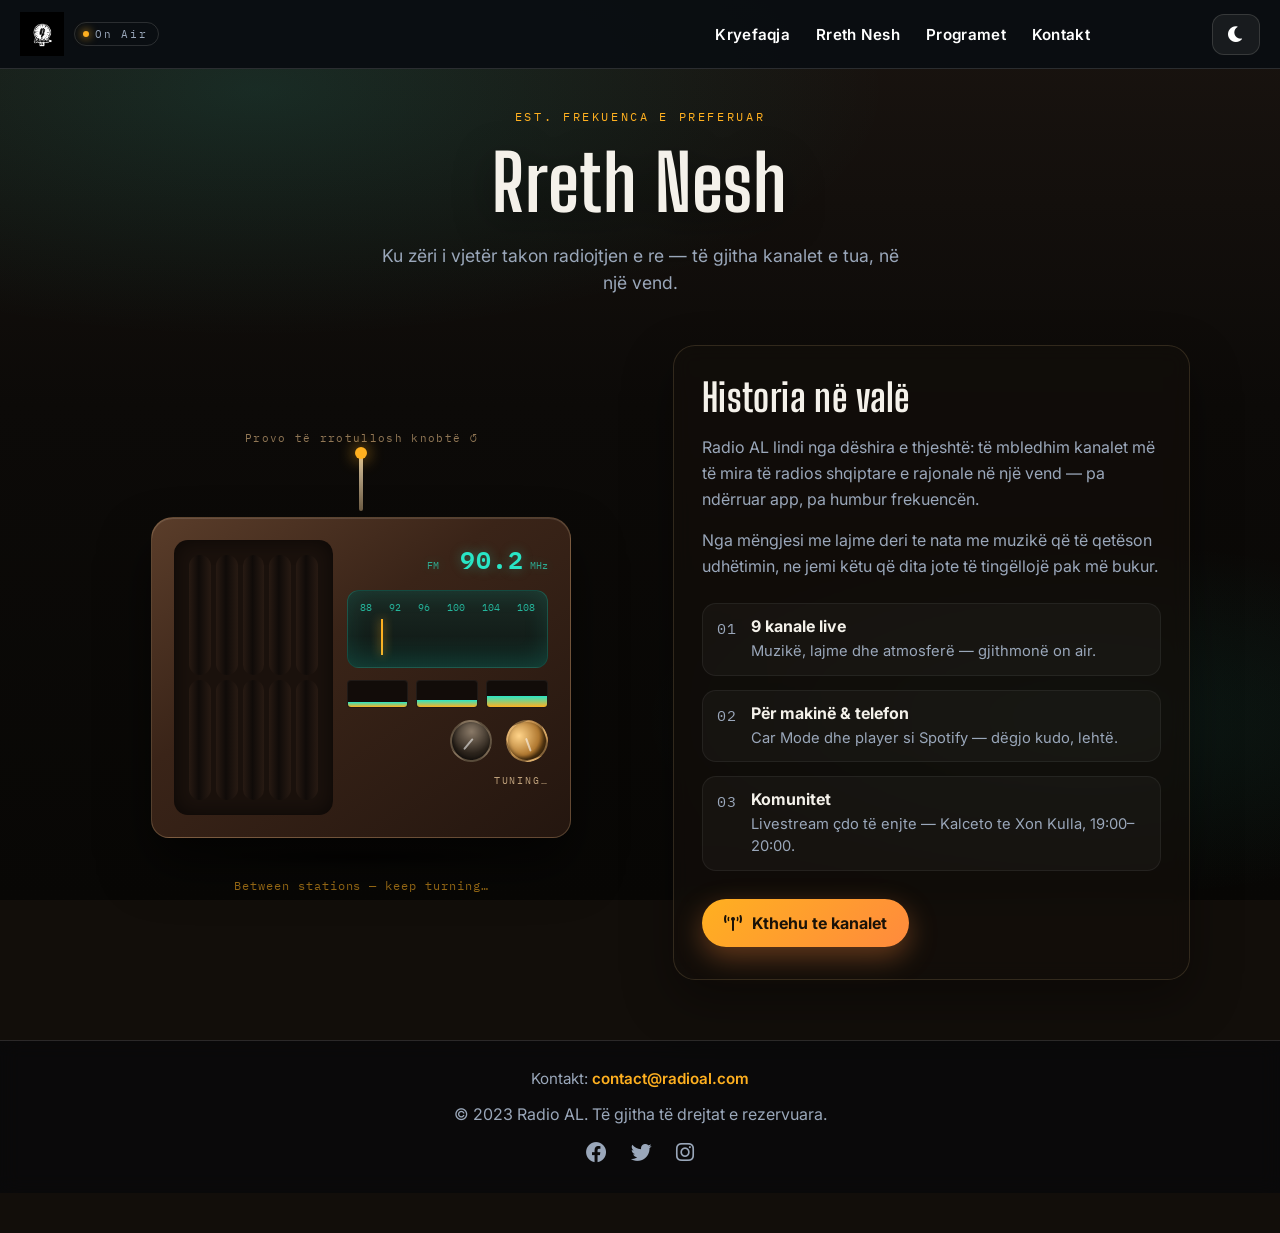
<file: about.html>
<!DOCTYPE html>
<html lang="sq">
<head>
    <meta charset="UTF-8">
    <meta name="viewport" content="width=device-width, initial-scale=1.0">
    <title>Rreth Nesh — Radio AL</title>
    <meta name="description" content="Historia e Radio AL — radioja juaj e preferuar, me muzikë dhe informacion.">
    <meta name="theme-color" content="#0f172a">
    <link rel="apple-touch-icon" href="icon-192x192.png">
    <link rel="icon" type="image/png" sizes="192x192" href="icon-192x192.png">
    <link rel="manifest" href="manifest.json">
    <link rel="stylesheet" href="styles.css">
    <link rel="stylesheet" href="about.css">
    <link rel="preconnect" href="https://fonts.googleapis.com">
    <link rel="preconnect" href="https://fonts.gstatic.com" crossorigin>
    <link href="https://fonts.googleapis.com/css2?family=Big+Shoulders+Display:wght@600;700;800&family=Inter:wght@400;500;600&family=IBM+Plex+Mono:wght@400;500;600&display=swap" rel="stylesheet">
    <link rel="stylesheet" href="https://cdnjs.cloudflare.com/ajax/libs/font-awesome/6.0.0-beta3/css/all.min.css">
</head>
<body class="about-page">
    <div class="about-ambient" aria-hidden="true">
        <span class="about-wave about-wave-1"></span>
        <span class="about-wave about-wave-2"></span>
        <span class="about-wave about-wave-3"></span>
    </div>

    <header>
        <a class="logo" href="index.html">
            <img src="Radio.png" alt="Radio AL Logo">
            <span class="logo-tag">On Air</span>
        </a>
        <div class="header-controls">
            <button id="dark-mode-toggle" class="dark-mode-toggle" title="Dark Mode" aria-label="Dark Mode">
                <i class="fas fa-moon"></i>
            </button>
            <button class="hamburger" aria-label="Open menu" aria-expanded="false" aria-controls="nav-menu">
                <span class="hamburger-line"></span>
                <span class="hamburger-line"></span>
                <span class="hamburger-line"></span>
            </button>
        </div>
    </header>
    <div id="nav-backdrop" class="nav-backdrop" hidden></div>
    <nav class="nav-menu" id="nav-menu" aria-hidden="true">
        <ul>
            <li><a href="index.html">Kryefaqja</a></li>
            <li><a href="about.html" aria-current="page">Rreth Nesh</a></li>
            <li><a href="programs.html">Programet</a></li>
            <li><a href="index.html#contact">Kontakt</a></li>
        </ul>
    </nav>

    <main class="about-main">
        <section class="about-hero">
            <p class="about-kicker">Est. frekuenca e preferuar</p>
            <h1>Rreth Nesh</h1>
            <p class="about-lead">Ku zëri i vjetër takon radiojtjen e re — të gjitha kanalet e tua, në një vend.</p>
        </section>

        <section class="about-showcase">
            <div class="vintage-radio" id="vintage-radio">
                <p class="vr-hint">Provo të rrotullosh knobtë ↺</p>
                <div class="vr-antenna"></div>
                <div class="vr-body">
                    <div class="vr-grille">
                        <span></span><span></span><span></span><span></span><span></span>
                        <span></span><span></span><span></span><span></span><span></span>
                    </div>
                    <div class="vr-panel">
                        <div class="vr-freq-readout" aria-live="polite">
                            <span class="vr-freq-label">FM</span>
                            <span id="vr-freq-value" class="vr-freq-value">96.3</span>
                            <span class="vr-freq-unit">MHz</span>
                        </div>
                        <div class="vr-dial">
                            <div class="vr-scale">
                                <span>88</span><span>92</span><span>96</span><span>100</span><span>104</span><span>108</span>
                            </div>
                            <div class="vr-needle" id="vr-needle"></div>
                            <div class="vr-glow"></div>
                        </div>
                        <div class="vr-meters">
                            <div class="vr-meter"><i></i></div>
                            <div class="vr-meter"><i></i></div>
                            <div class="vr-meter"><i></i></div>
                        </div>
                        <div class="vr-knobs">
                            <button type="button" class="vr-knob" id="vr-knob-tune" aria-label="Tune frequency" style="--rot: 40deg"></button>
                            <button type="button" class="vr-knob vr-knob-gold" id="vr-knob-fx" aria-label="Effects" style="--rot: -20deg"></button>
                        </div>
                        <div class="vr-badge" id="vr-badge">RADIO AL · FM</div>
                    </div>
                </div>
                <div class="vr-shadow"></div>
                <p id="vr-station-hint" class="vr-station-hint">Tune the dial…</p>
            </div>

            <article class="about-story">
                <h2>Historia në valë</h2>
                <p>
                    Radio AL lindi nga dëshira e thjeshtë: të mbledhim kanalet më të mira të radios
                    shqiptare e rajonale në një vend — pa ndërruar app, pa humbur frekuencën.
                </p>
                <p>
                    Nga mëngjesi me lajme deri te nata me muzikë që të qetëson udhëtimin,
                    ne jemi këtu që dita jote të tingëllojë pak më bukur.
                </p>
                <ul class="about-points">
                    <li>
                        <span class="about-point-num">01</span>
                        <div>
                            <strong>9 kanale live</strong>
                            <span>Muzikë, lajme dhe atmosferë — gjithmonë on air.</span>
                        </div>
                    </li>
                    <li>
                        <span class="about-point-num">02</span>
                        <div>
                            <strong>Për makinë &amp; telefon</strong>
                            <span>Car Mode dhe player si Spotify — dëgjo kudo, lehtë.</span>
                        </div>
                    </li>
                    <li>
                        <span class="about-point-num">03</span>
                        <div>
                            <strong>Komunitet</strong>
                            <span>Livestream çdo të enjte — Kalceto te Xon Kulla, 19:00–20:00.</span>
                        </div>
                    </li>
                </ul>
                <a class="about-cta" href="index.html#channels">
                    <i class="fas fa-broadcast-tower"></i>
                    Kthehu te kanalet
                </a>
            </article>
        </section>
    </main>

    <footer id="contact">
        <p class="footer-contact">
            Kontakt: <a href="mailto:contact@radioal.com">contact@radioal.com</a>
        </p>
        <p>&copy; 2023 Radio AL. Të gjitha të drejtat e rezervuara.</p>
        <div class="social-icons">
            <a href="#"><i class="fab fa-facebook"></i></a>
            <a href="#"><i class="fab fa-twitter"></i></a>
            <a href="#"><i class="fab fa-instagram"></i></a>
        </div>
    </footer>

    <script src="about.js"></script>
</body>
</html>
</file>
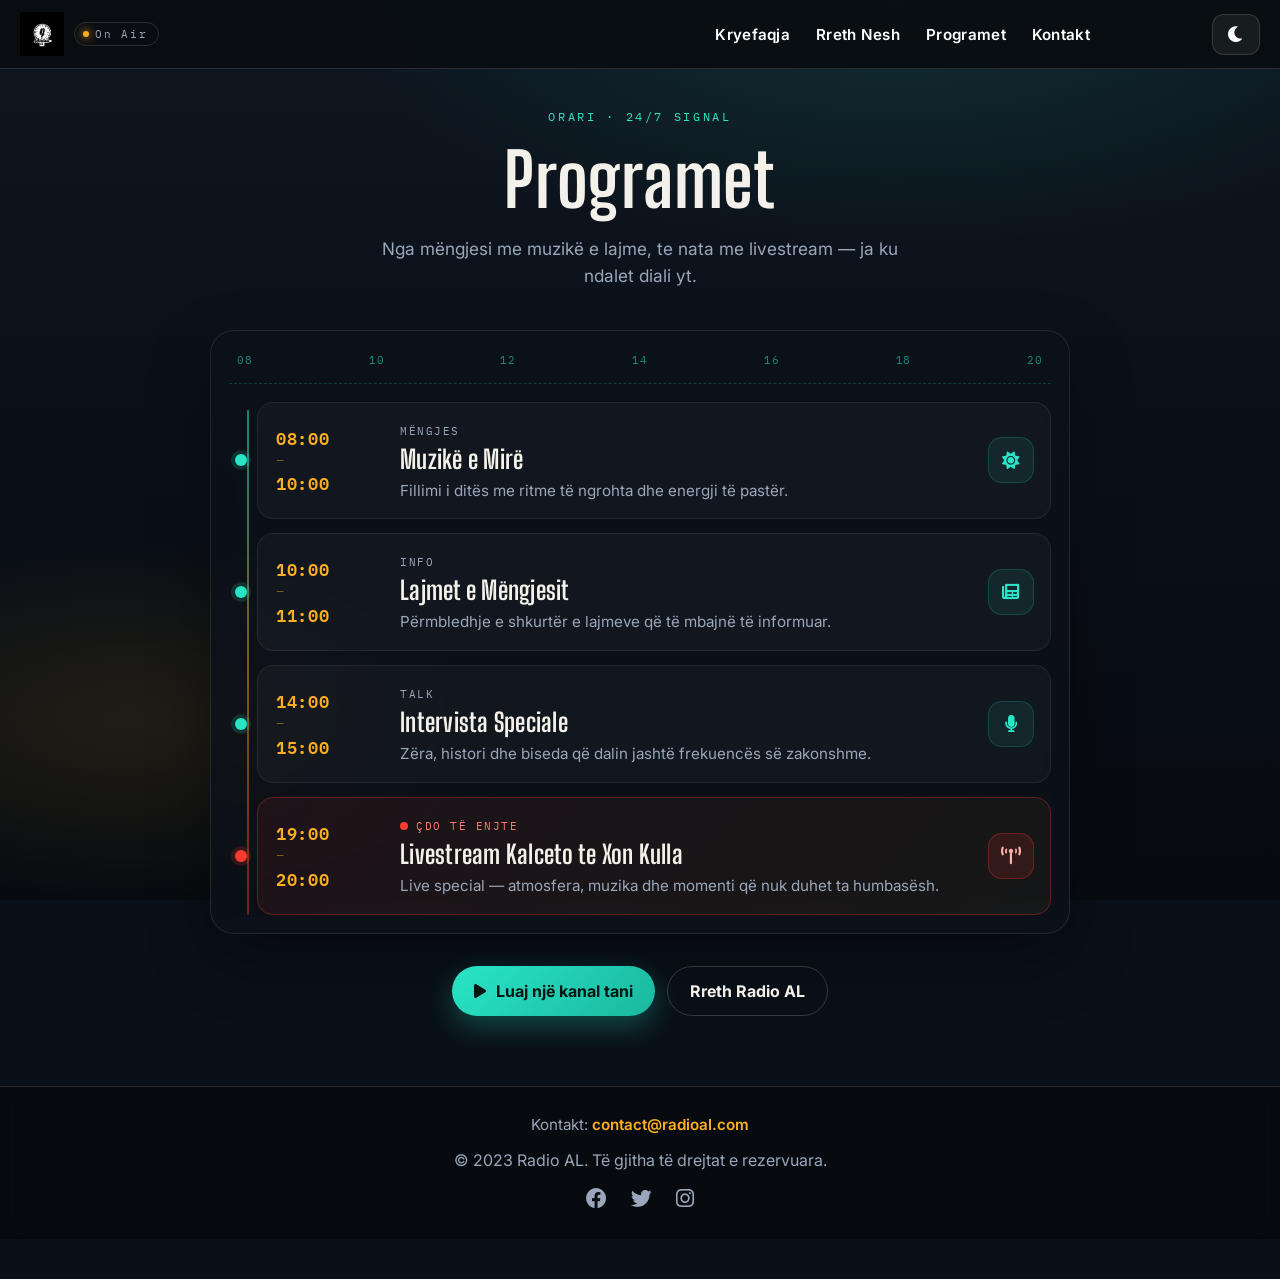
<file: programs.html>
<!DOCTYPE html>
<html lang="sq">
<head>
    <meta charset="UTF-8">
    <meta name="viewport" content="width=device-width, initial-scale=1.0">
    <title>Programet — Radio AL</title>
    <meta name="description" content="Orari i Radio AL — muzikë, lajme, intervista dhe livestream çdo të enjte.">
    <meta name="theme-color" content="#0f172a">
    <link rel="apple-touch-icon" href="icon-192x192.png">
    <link rel="icon" type="image/png" sizes="192x192" href="icon-192x192.png">
    <link rel="manifest" href="manifest.json">
    <link rel="stylesheet" href="styles.css">
    <link rel="stylesheet" href="programs.css">
    <link rel="preconnect" href="https://fonts.googleapis.com">
    <link rel="preconnect" href="https://fonts.gstatic.com" crossorigin>
    <link href="https://fonts.googleapis.com/css2?family=Big+Shoulders+Display:wght@600;700;800&family=Inter:wght@400;500;600&family=IBM+Plex+Mono:wght@400;500;600&display=swap" rel="stylesheet">
    <link rel="stylesheet" href="https://cdnjs.cloudflare.com/ajax/libs/font-awesome/6.0.0-beta3/css/all.min.css">
</head>
<body class="programs-page">
    <div class="programs-ambient" aria-hidden="true">
        <span class="programs-tick"></span>
        <span class="programs-tick programs-tick-2"></span>
    </div>

    <header>
        <a class="logo" href="index.html">
            <img src="Radio.png" alt="Radio AL Logo">
            <span class="logo-tag">On Air</span>
        </a>
        <div class="header-controls">
            <button id="dark-mode-toggle" class="dark-mode-toggle" title="Dark Mode" aria-label="Dark Mode">
                <i class="fas fa-moon"></i>
            </button>
            <button class="hamburger" aria-label="Open menu" aria-expanded="false" aria-controls="nav-menu">
                <span class="hamburger-line"></span>
                <span class="hamburger-line"></span>
                <span class="hamburger-line"></span>
            </button>
        </div>
    </header>
    <div id="nav-backdrop" class="nav-backdrop" hidden></div>
    <nav class="nav-menu" id="nav-menu" aria-hidden="true">
        <ul>
            <li><a href="index.html">Kryefaqja</a></li>
            <li><a href="about.html">Rreth Nesh</a></li>
            <li><a href="programs.html" aria-current="page">Programet</a></li>
            <li><a href="index.html#contact">Kontakt</a></li>
        </ul>
    </nav>

    <main class="programs-main">
        <section class="programs-hero">
            <p class="programs-kicker">Orari · 24/7 signal</p>
            <h1>Programet</h1>
            <p class="programs-lead">Nga mëngjesi me muzikë e lajme, te nata me livestream — ja ku ndalet diali yt.</p>
        </section>

        <section class="programs-board" aria-label="Orari i programeve">
            <div class="programs-ruler" aria-hidden="true">
                <span>08</span><span>10</span><span>12</span><span>14</span><span>16</span><span>18</span><span>20</span>
            </div>

            <ol class="schedule">
                <li class="schedule-card" style="--i: 0">
                    <div class="schedule-time">
                        <span class="schedule-clock">08:00</span>
                        <span class="schedule-sep">–</span>
                        <span class="schedule-clock">10:00</span>
                    </div>
                    <div class="schedule-body">
                        <span class="schedule-tag">Mëngjes</span>
                        <h2>Muzikë e Mirë</h2>
                        <p>Fillimi i ditës me ritme të ngrohta dhe energji të pastër.</p>
                    </div>
                    <div class="schedule-icon" aria-hidden="true"><i class="fas fa-sun"></i></div>
                </li>

                <li class="schedule-card" style="--i: 1">
                    <div class="schedule-time">
                        <span class="schedule-clock">10:00</span>
                        <span class="schedule-sep">–</span>
                        <span class="schedule-clock">11:00</span>
                    </div>
                    <div class="schedule-body">
                        <span class="schedule-tag">Info</span>
                        <h2>Lajmet e Mëngjesit</h2>
                        <p>Përmbledhje e shkurtër e lajmeve që të mbajnë të informuar.</p>
                    </div>
                    <div class="schedule-icon" aria-hidden="true"><i class="fas fa-newspaper"></i></div>
                </li>

                <li class="schedule-card" style="--i: 2">
                    <div class="schedule-time">
                        <span class="schedule-clock">14:00</span>
                        <span class="schedule-sep">–</span>
                        <span class="schedule-clock">15:00</span>
                    </div>
                    <div class="schedule-body">
                        <span class="schedule-tag">Talk</span>
                        <h2>Intervista Speciale</h2>
                        <p>Zëra, histori dhe biseda që dalin jashtë frekuencës së zakonshme.</p>
                    </div>
                    <div class="schedule-icon" aria-hidden="true"><i class="fas fa-microphone"></i></div>
                </li>

                <li class="schedule-card schedule-card-live" style="--i: 3">
                    <div class="schedule-time">
                        <span class="schedule-clock">19:00</span>
                        <span class="schedule-sep">–</span>
                        <span class="schedule-clock">20:00</span>
                    </div>
                    <div class="schedule-body">
                        <span class="schedule-tag schedule-tag-live">
                            <span class="live-dot"></span> Çdo të enjte
                        </span>
                        <h2>Livestream Kalceto te Xon Kulla</h2>
                        <p>Live special — atmosfera, muzika dhe momenti që nuk duhet ta humbasësh.</p>
                    </div>
                    <div class="schedule-icon" aria-hidden="true"><i class="fas fa-broadcast-tower"></i></div>
                </li>
            </ol>
        </section>

        <div class="programs-cta-row">
            <a class="programs-cta" href="index.html#channels">
                <i class="fas fa-play"></i>
                Luaj një kanal tani
            </a>
            <a class="programs-cta programs-cta-ghost" href="about.html">
                Rreth Radio AL
            </a>
        </div>
    </main>

    <footer id="contact">
        <p class="footer-contact">
            Kontakt: <a href="mailto:contact@radioal.com">contact@radioal.com</a>
        </p>
        <p>&copy; 2023 Radio AL. Të gjitha të drejtat e rezervuara.</p>
        <div class="social-icons">
            <a href="#"><i class="fab fa-facebook"></i></a>
            <a href="#"><i class="fab fa-twitter"></i></a>
            <a href="#"><i class="fab fa-instagram"></i></a>
        </div>
    </footer>

    <script src="about.js"></script>
</body>
</html>
</file>
<file: styles.css>
/* =========================================================
   RADIO AL — "Tuning Dial" design system
   Signature: FM-tuner dial motif carried through hero,
   channel presets and the sticky LCD-style player.
   ========================================================= */

:root {
    --ink: #0a0e12;
    --ink-deep: #05070a;
    --panel: #131b24;
    --panel-light: rgba(19, 27, 36, 0.62);
    --signal: #ffb020;
    --signal-deep: #ff8a3d;
    --freq: #29e5c6;
    --live: #ff3b30;
    --paper: #f4f1ea;
    --mist: #9aa7ba;
    --mist-dim: rgba(154, 167, 186, 0.6);
    --line: rgba(244, 241, 234, 0.14);

    --font-display: 'Big Shoulders Display', 'Poppins', sans-serif;
    --font-body: 'Inter', 'Poppins', sans-serif;
    --font-mono: 'IBM Plex Mono', 'Space Mono', monospace;
}

* {
    box-sizing: border-box;
}

body {
    font-family: var(--font-body);
    margin: 0;
    padding: 0;
    padding-bottom: 88px;
    background-color: var(--ink);
    background-image: url('dj-background.png');
    background-size: cover;
    background-position: center;
    background-repeat: no-repeat;
    background-attachment: fixed;
    color: var(--paper);
    position: relative;
    -webkit-font-smoothing: antialiased;
}

body::before {
    content: '';
    position: fixed;
    inset: 0;
    background:
        radial-gradient(120% 60% at 50% 0%, rgba(255, 176, 32, 0.10) 0%, rgba(10, 14, 18, 0) 55%),
        linear-gradient(180deg, rgba(6, 9, 13, 0.62) 0%, rgba(6, 9, 13, 0.74) 45%, rgba(6, 9, 13, 0.88) 100%);
    pointer-events: none;
    z-index: 0;
}

body > *:not(header):not(.loader):not(.car-mode):not(#audio-player):not(.spotify-now):not(.admin-live-toggle):not(.nav-backdrop):not(.nav-menu):not(.pwa-install):not(.alarm-modal):not(.alarm-toast):not(.nickname-modal):not(.station-intro) {
    position: relative;
    z-index: 1;
}

/* Howler injects <audio> nodes — keep them out of layout */
audio {
    position: absolute !important;
    width: 0 !important;
    height: 0 !important;
    opacity: 0 !important;
    pointer-events: none !important;
}

#audio-player,
.car-mode,
.spotify-now,
.loader,
.admin-live-toggle {
    z-index: 1000;
}

h1, h2, h3 {
    font-family: var(--font-display);
    letter-spacing: 0.01em;
}

a { color: inherit; }

/* Focus visibility (accessibility) */
a:focus-visible,
button:focus-visible,
input:focus-visible {
    outline: 2px solid var(--freq);
    outline-offset: 3px;
    border-radius: 4px;
}

@media (prefers-reduced-motion: reduce) {
    *, *::before, *::after {
        animation-duration: 0.001ms !important;
        animation-iteration-count: 1 !important;
        transition-duration: 0.001ms !important;
        scroll-behavior: auto !important;
    }
}

/* ---------- Dark mode (deepens the console, doesn't fight the base look) ---------- */
body.dark {
    color: var(--paper);
}

body.dark::before {
    background:
        radial-gradient(120% 60% at 50% 0%, rgba(41, 229, 198, 0.08) 0%, rgba(5, 7, 10, 0) 55%),
        linear-gradient(180deg, rgba(4, 6, 9, 0.78) 0%, rgba(4, 6, 9, 0.86) 50%, rgba(4, 6, 9, 0.94) 100%);
}

body.dark header {
    background-color: var(--ink-deep);
}

body.dark .nav-menu {
    background-color: var(--ink-deep);
}

body.dark .channels {
    background-color: rgba(5, 7, 10, 0.4);
}

body.dark .channel,
body.dark .about,
body.dark .programs,
body.dark .contact {
    background-color: rgba(5, 7, 10, 0.55);
    border-color: rgba(244, 241, 234, 0.08);
}

body.dark .spotify-bar {
    background: #121212;
}

/* ================= HEADER ================= */
header {
    /* Solid-ish header (no backdrop-filter) so mobile drawer position:fixed
       is not trapped in a weird containing block */
    background-color: rgba(10, 14, 18, 0.96);
    color: #fff;
    padding: 12px 20px;
    display: flex;
    justify-content: space-between;
    align-items: center;
    position: sticky;
    top: 0;
    z-index: 1200;
    border-bottom: 1px solid var(--line);
}

.alarm-toggle.is-armed {
    color: var(--signal);
    border-color: rgba(255, 176, 32, 0.45);
    background: rgba(255, 176, 32, 0.14);
}

/* ================= WAKE-UP ALARM ================= */
.alarm-modal {
    position: fixed;
    inset: 0;
    z-index: 3300;
    display: none;
    align-items: center;
    justify-content: center;
    padding: 20px;
    background: rgba(0, 0, 0, 0.72);
    pointer-events: none;
}

.alarm-modal.active {
    display: flex;
    pointer-events: auto;
}

.alarm-modal-card {
    width: min(440px, 100%);
    max-height: min(92dvh, 760px);
    overflow-y: auto;
    -webkit-overflow-scrolling: touch;
    position: relative;
    padding: 28px 18px 22px;
    border-radius: 22px;
    background: linear-gradient(180deg, #171d26 0%, #0e131a 100%);
    border: 1px solid rgba(255, 176, 32, 0.22);
    box-shadow: 0 24px 60px rgba(0, 0, 0, 0.5);
}

.alarm-close {
    position: absolute;
    top: 12px;
    right: 12px;
    width: 36px;
    height: 36px;
    border: 0;
    border-radius: 999px;
    background: rgba(255, 255, 255, 0.06);
    color: #fff;
    cursor: pointer;
}

.alarm-kicker {
    margin: 0 0 6px;
    font-family: var(--font-mono);
    font-size: 11px;
    letter-spacing: 0.18em;
    text-transform: uppercase;
    color: var(--signal);
}

.alarm-modal-card h2 {
    margin: 0 0 8px;
    font-size: 1.8rem;
}

.alarm-sub {
    margin: 0 0 20px;
    color: var(--mist);
    font-size: 0.92rem;
    line-height: 1.45;
}

.alarm-field {
    display: flex;
    flex-direction: column;
    gap: 8px;
    margin-bottom: 16px;
    font-size: 0.85rem;
    color: var(--mist);
}

.alarm-field > span {
    font-family: var(--font-mono);
    font-size: 11px;
    letter-spacing: 0.12em;
    text-transform: uppercase;
    color: rgba(255, 255, 255, 0.55);
}

/* Apple-style time wheel — clean numerals, no 3D warp */
.alarm-wheel {
    --wheel-item-h: 44px;
    --wheel-visible: 5;
    position: relative;
    height: calc(var(--wheel-item-h) * var(--wheel-visible));
    border-radius: 16px;
    background: #0a0d12;
    border: 1px solid rgba(255, 255, 255, 0.1);
    overflow: hidden;
    isolation: isolate;
    touch-action: pan-y;
    box-shadow: inset 0 0 0 1px rgba(255, 255, 255, 0.03);
}

.alarm-wheel-cols {
    position: relative;
    z-index: 2;
    display: grid;
    grid-template-columns: 1fr auto 1fr;
    align-items: stretch;
    height: 100%;
    padding: 0 8px;
}

.alarm-wheel-sep {
    display: flex;
    align-items: center;
    justify-content: center;
    width: 22px;
    font-family: var(--font-body);
    font-size: 1.75rem;
    font-weight: 700;
    line-height: 1;
    color: #fff;
    pointer-events: none;
    z-index: 4;
}

.alarm-wheel-col {
    height: 100%;
    overflow-y: auto;
    overflow-x: hidden;
    scroll-snap-type: y mandatory;
    -webkit-overflow-scrolling: touch;
    overscroll-behavior: contain;
    scrollbar-width: none;
    padding: calc(var(--wheel-item-h) * 2) 0;
}

.alarm-wheel-col::-webkit-scrollbar {
    display: none;
}

.alarm-wheel-item {
    -webkit-appearance: none;
    appearance: none;
    width: 100%;
    height: var(--wheel-item-h);
    margin: 0;
    padding: 0;
    border: 0;
    background: transparent;
    display: flex;
    align-items: center;
    justify-content: center;
    scroll-snap-align: center;
    font-family: var(--font-body), "SF Pro Display", "Segoe UI", sans-serif;
    font-variant-numeric: tabular-nums;
    font-feature-settings: "tnum" 1;
    font-size: 1.7rem;
    font-weight: 500;
    letter-spacing: 0.02em;
    line-height: 1;
    color: rgba(255, 255, 255, 0.32);
    opacity: 1;
    transform: none;
    transition: color 0.12s ease, font-weight 0.12s ease, font-size 0.12s ease;
    user-select: none;
    cursor: pointer;
    -webkit-tap-highlight-color: transparent;
}

.alarm-wheel-item.is-near {
    color: rgba(255, 255, 255, 0.65);
    font-weight: 600;
}

.alarm-wheel-item.is-selected {
    color: #ffffff;
    font-size: 2rem;
    font-weight: 700;
}

.alarm-wheel-highlight {
    position: absolute;
    left: 8px;
    right: 8px;
    top: 50%;
    height: var(--wheel-item-h);
    margin-top: calc(var(--wheel-item-h) / -2);
    border-radius: 11px;
    background: rgba(255, 255, 255, 0.08);
    border: 1px solid rgba(255, 255, 255, 0.12);
    pointer-events: none;
    z-index: 1;
}

.alarm-wheel-fade {
    position: absolute;
    left: 0;
    right: 0;
    height: 38%;
    z-index: 3;
    pointer-events: none;
}

.alarm-wheel-fade-top {
    top: 0;
    background: linear-gradient(180deg, #0a0d12 10%, rgba(10, 13, 18, 0) 100%);
}

.alarm-wheel-fade-bottom {
    bottom: 0;
    background: linear-gradient(0deg, #0a0d12 10%, rgba(10, 13, 18, 0) 100%);
}

.alarm-wheel-hint {
    margin: 4px 0 0;
    font-size: 11px;
    color: rgba(255, 255, 255, 0.4);
    text-align: center;
}

/* Large tap-friendly channel cards */
.alarm-channel-picker {
    display: grid;
    grid-template-columns: 1fr 1fr;
    gap: 10px;
    max-height: 260px;
    overflow-y: auto;
    -webkit-overflow-scrolling: touch;
    padding: 2px;
    overscroll-behavior: contain;
}

.alarm-channel-option {
    display: flex;
    flex-direction: column;
    align-items: center;
    gap: 8px;
    min-height: 108px;
    padding: 12px 10px;
    border-radius: 16px;
    border: 1.5px solid rgba(255, 255, 255, 0.1);
    background: rgba(0, 0, 0, 0.28);
    color: #fff;
    cursor: pointer;
    text-align: center;
    transition: border-color 0.2s ease, background 0.2s ease, transform 0.15s ease;
    -webkit-tap-highlight-color: transparent;
}

.alarm-channel-option img {
    width: 56px;
    height: 56px;
    border-radius: 14px;
    object-fit: cover;
    box-shadow: 0 8px 18px rgba(0, 0, 0, 0.35);
    pointer-events: none;
}

.alarm-channel-option span {
    font-size: 0.82rem;
    font-weight: 700;
    line-height: 1.2;
    display: -webkit-box;
    -webkit-line-clamp: 2;
    -webkit-box-orient: vertical;
    overflow: hidden;
}

.alarm-channel-option:active {
    transform: scale(0.97);
}

.alarm-channel-option.is-selected {
    border-color: rgba(255, 176, 32, 0.7);
    background:
        linear-gradient(160deg, rgba(255, 176, 32, 0.2), rgba(255, 176, 32, 0.05)),
        rgba(0, 0, 0, 0.25);
    box-shadow: 0 0 0 1px rgba(255, 176, 32, 0.2);
}

.alarm-channel-option.is-selected span {
    color: #ffd48a;
}

@media (max-width: 380px) {
    .alarm-channel-option {
        min-height: 98px;
        padding: 10px 8px;
    }

    .alarm-channel-option img {
        width: 48px;
        height: 48px;
    }
}

.alarm-switch {
    display: flex;
    align-items: center;
    gap: 10px;
    margin: 8px 0 12px;
    color: var(--paper);
    cursor: pointer;
}

.alarm-status {
    min-height: 1.4em;
    margin: 0 0 16px;
    font-size: 0.88rem;
    color: var(--freq);
}

.alarm-actions {
    display: flex;
    flex-wrap: wrap;
    gap: 10px;
}

.alarm-save,
.alarm-test {
    border: 0;
    border-radius: 999px;
    padding: 12px 16px;
    font-weight: 700;
    cursor: pointer;
}

.alarm-save {
    display: inline-flex;
    align-items: center;
    gap: 8px;
    background: linear-gradient(135deg, #ffb020, #ff8a3d);
    color: #1a1208;
}

.alarm-test {
    background: rgba(255, 255, 255, 0.06);
    color: #fff;
    border: 1px solid rgba(255, 255, 255, 0.12);
}

.alarm-toast {
    position: fixed;
    top: calc(76px + env(safe-area-inset-top, 0px));
    left: 50%;
    transform: translateX(-50%);
    z-index: 3400;
    display: flex;
    align-items: center;
    gap: 12px;
    padding: 14px 16px;
    border-radius: 16px;
    background: rgba(12, 18, 24, 0.95);
    border: 1px solid rgba(255, 176, 32, 0.35);
    box-shadow: 0 16px 40px rgba(0, 0, 0, 0.45);
    color: #fff;
    animation: pwaSlideUp 0.35s ease both;
}

.alarm-toast[hidden] {
    display: none !important;
}

.alarm-toast i {
    color: var(--signal);
    font-size: 1.3rem;
}

.alarm-toast strong {
    display: block;
}

.alarm-toast span {
    color: var(--mist);
    font-size: 0.85rem;
}

@media (min-width: 769px) {
    .nav-menu {
        position: fixed;
        top: 0;
        right: 190px;
        height: 68px;
        display: flex;
        align-items: center;
        z-index: 1201;
        background: transparent;
        border: 0;
        padding: 0;
        box-shadow: none;
        transform: none;
        visibility: visible;
        pointer-events: auto;
    }

    .nav-backdrop {
        display: none !important;
    }
}

header .logo {
    display: flex;
    align-items: center;
    gap: 10px;
    cursor: pointer;
    text-decoration: none;
    color: inherit;
}

header .logo img {
    height: 44px;
}

.logo-tag {
    display: none;
}

@media (min-width: 560px) {
    .logo-tag {
        display: inline-flex;
        align-items: center;
        gap: 6px;
        font-family: var(--font-mono);
        font-size: 11px;
        letter-spacing: 0.16em;
        color: var(--mist);
        border: 1px solid var(--line);
        border-radius: 999px;
        padding: 4px 10px 4px 8px;
    }

    .logo-tag::before {
        content: '';
        width: 6px;
        height: 6px;
        border-radius: 50%;
        background: var(--signal);
        box-shadow: 0 0 8px 1px rgba(255, 176, 32, 0.7);
        animation: dotPulse 2.2s ease-in-out infinite;
    }
}

@keyframes dotPulse {
    0%, 100% { opacity: 0.5; transform: scale(0.85); }
    50% { opacity: 1; transform: scale(1.1); }
}

.header-controls {
    display: flex;
    align-items: center;
}

/* Twitch Live */
.twitch-live {
    display: none;
    width: min(1100px, calc(100% - 24px));
    margin: 22px auto 0;
}

.twitch-live-inner,
.twitch-car-inner {
    position: relative;
    width: 100%;
    aspect-ratio: 16 / 9;
    background: #000;
    border-radius: 16px;
    overflow: hidden;
    box-shadow: 0 18px 60px rgba(0, 0, 0, 0.45);
    border: 1px solid var(--line);
}

.twitch-embed {
    position: absolute;
    inset: 0;
}

.twitch-live.active {
    display: block;
}

.admin-live-toggle {
    position: fixed;
    right: 6px;
    bottom: 6px;
    width: 14px;
    height: 14px;
    opacity: 0;
    border: 0;
    padding: 0;
    background: transparent;
    z-index: 5000;
}

.admin-live-toggle:focus {
    opacity: 0.15;
    outline: 2px solid rgba(255, 255, 255, 0.25);
}

.dark-mode-toggle,
.car-mode-toggle,
.alarm-toggle {
    background: rgba(244, 241, 234, 0.06);
    border: 1px solid var(--line);
    color: #fff;
    border-radius: 12px;
    padding: 10px 14px;
    cursor: pointer;
    margin-left: 8px;
    transition: background-color 0.2s ease, border-color 0.2s ease, transform 0.2s ease;
}

.dark-mode-toggle i,
.car-mode-toggle i,
.alarm-toggle i {
    font-size: 18px;
}

.dark-mode-toggle:hover,
.car-mode-toggle:hover,
.alarm-toggle:hover {
    background: rgba(255, 176, 32, 0.14);
    border-color: rgba(255, 176, 32, 0.4);
}

/* ================= CAR MODE (Android Auto style) ================= */
.car-mode {
    position: fixed;
    inset: 0;
    display: none;
    z-index: 3000;
    background: #000;
    font-family: var(--font-body);
}

.car-mode.active {
    display: flex;
}

.car-mode-left,
.car-mode-right {
    height: 100%;
}

.car-mode-left {
    position: relative;
    width: 42%;
    overflow: hidden;
    background: #0a0e12;
}

.car-mode-left-bg {
    position: absolute;
    inset: 0;
    background-position: center;
    background-size: cover;
    transform: scale(1.2);
    filter: blur(18px) brightness(0.55);
}

.car-mode-left::after {
    content: "";
    position: absolute;
    inset: 0;
    background: linear-gradient(90deg, rgba(0,0,0,0.15), rgba(0,0,0,0.65));
}

.car-mode-logo {
    position: absolute;
    left: 50%;
    top: 50%;
    transform: translate(-50%, -50%);
    width: min(40vh, 260px);
    height: min(40vh, 260px);
    object-fit: cover;
    border-radius: 22px;
    box-shadow: 0 0 0 1px rgba(255, 176, 32, 0.25), 0 18px 60px rgba(0, 0, 0, 0.6);
    background: rgba(255, 255, 255, 0.06);
}

.twitch-car {
    display: none;
    position: absolute;
    left: 50%;
    top: 50%;
    transform: translate(-50%, -50%);
    width: min(56vh, 520px);
    max-width: calc(100% - 44px);
    z-index: 2;
}

.twitch-car.active {
    display: block;
}

.car-mode-right {
    width: 58%;
    background: #000;
    color: #fff;
    display: flex;
    flex-direction: column;
    justify-content: center;
    padding: 40px 42px;
}

.car-mode-top {
    position: absolute;
    top: 22px;
    left: calc(42% + 20px);
    right: 20px;
    display: flex;
    align-items: center;
    justify-content: space-between;
    gap: 14px;
}

.car-mode-icon {
    background: transparent;
    border: none;
    color: #fff;
    font-size: 22px;
    padding: 10px 12px;
    cursor: pointer;
    opacity: 0.85;
}

.car-mode-icon:hover {
    opacity: 1;
}

.car-mode-live {
    display: flex;
    align-items: center;
    gap: 10px;
    margin-left: auto;
    margin-right: auto;
    opacity: 0.95;
    font-family: var(--font-mono);
}

.car-mode-live-dot {
    width: 10px;
    height: 10px;
    border-radius: 50%;
    background: var(--live);
    animation: livePulse 1.2s ease-in-out infinite;
}

.car-mode-live-text {
    letter-spacing: 0.18em;
    font-weight: 600;
    font-size: 12px;
    color: var(--live);
}

@keyframes livePulse {
    0% { box-shadow: 0 0 0 0 rgba(255, 59, 48, 0.55); }
    70% { box-shadow: 0 0 0 10px rgba(255, 59, 48, 0); }
    100% { box-shadow: 0 0 0 0 rgba(255, 59, 48, 0); }
}

.car-mode-meta {
    max-width: 92%;
}

.car-mode-title {
    font-family: var(--font-display);
    font-size: clamp(30px, 4vw, 56px);
    font-weight: 700;
    letter-spacing: 0.01em;
    text-transform: uppercase;
    color: #fff;
}

.car-mode-subtitle {
    margin-top: 8px;
    font-family: var(--font-mono);
    font-size: clamp(14px, 1.6vw, 18px);
    letter-spacing: 0.04em;
    color: var(--signal);
}

.car-mode-controls {
    margin-top: 46px;
    display: flex;
    align-items: center;
    gap: 34px;
}

.car-mode-skip {
    width: 78px;
    height: 78px;
    border-radius: 999px;
    border: 2px solid rgba(255, 255, 255, 0.16);
    background: rgba(255, 255, 255, 0.06);
    color: #fff;
    font-size: 24px;
    cursor: pointer;
    transition: background-color 0.2s ease, border-color 0.2s ease;
}

.car-mode-skip:hover {
    background: rgba(255, 255, 255, 0.10);
    border-color: rgba(255, 176, 32, 0.4);
}

.car-mode-play {
    width: 104px;
    height: 104px;
    border-radius: 999px;
    border: none;
    background: var(--signal);
    color: #14100a;
    font-size: 34px;
    cursor: pointer;
    box-shadow: 0 10px 30px rgba(255, 176, 32, 0.35);
    transition: transform 0.15s ease, background-color 0.2s ease;
}

.car-mode-play:hover {
    background: var(--signal-deep);
    transform: scale(1.03);
}

@media (max-width: 900px) {
    .car-mode-left { width: 46%; }
    .car-mode-right { width: 54%; padding: 26px 22px; }
    .car-mode-top { left: calc(46% + 14px); }
    .car-mode-controls { gap: 22px; }
    .car-mode-skip { width: 64px; height: 64px; font-size: 20px; }
    .car-mode-play { width: 88px; height: 88px; font-size: 32px; }
}

@media (orientation: portrait) {
    .car-mode { flex-direction: column; }
    .car-mode-left { width: 100%; height: 42%; }
    .car-mode-right { width: 100%; height: 58%; }
    .car-mode-top { left: 20px; }
}

/* ================= NAV / HAMBURGER ================= */
.hamburger {
    display: none;
    flex-direction: column;
    justify-content: space-around;
    width: 28px;
    height: 22px;
    background: transparent;
    border: none;
    cursor: pointer;
    padding: 0;
    margin-left: 8px;
    z-index: 1001;
}

.hamburger-line {
    width: 100%;
    height: 2px;
    background-color: #fff;
    transition: all 0.3s ease;
}

.nav-backdrop {
    display: none;
}

@media (max-width: 768px) {
    .hamburger {
        display: flex;
        position: relative;
        z-index: 1210;
    }

    .header-controls {
        position: relative;
        z-index: 1210;
    }

    /* Backdrop sits UNDER the drawer + header controls */
    .nav-backdrop {
        position: fixed;
        inset: 0;
        background: rgba(0, 0, 0, 0.7);
        z-index: 1180;
        opacity: 0;
        pointer-events: none;
        transition: opacity 0.25s ease;
        display: block;
        border: 0;
        padding: 0;
        margin: 0;
        -webkit-tap-highlight-color: transparent;
    }

    .nav-backdrop.active {
        opacity: 1;
        pointer-events: auto;
    }

    .nav-menu {
        position: fixed;
        top: 0;
        right: 0;
        left: auto;
        height: 100vh;
        height: 100dvh;
        width: min(82vw, 300px);
        max-width: 300px;
        background: #0b1016;
        border-left: 1px solid rgba(255, 255, 255, 0.12);
        display: flex !important;
        flex-direction: column;
        justify-content: flex-start;
        align-items: stretch;
        padding: calc(96px + env(safe-area-inset-top, 0px)) 20px 32px;
        box-sizing: border-box;
        transform: translate3d(105%, 0, 0);
        transition: transform 0.28s ease;
        z-index: 1195;
        box-shadow: -20px 0 48px rgba(0, 0, 0, 0.55);
        overflow-y: auto;
        -webkit-overflow-scrolling: touch;
        pointer-events: none;
        visibility: hidden;
    }

    .nav-menu.active {
        transform: translate3d(0, 0, 0);
        pointer-events: auto;
        visibility: visible;
    }

    .nav-menu ul {
        display: flex;
        flex-direction: column;
        align-items: stretch;
        width: 100%;
        gap: 8px;
        margin: 0;
        padding: 0;
        list-style: none;
    }

    .nav-menu ul li {
        margin: 0 !important;
        width: 100%;
    }

    .nav-menu ul li a {
        display: block;
        width: 100%;
        font-size: 1.15em;
        font-weight: 600;
        padding: 14px 14px;
        border-radius: 12px;
        color: #fff !important;
        background: rgba(255, 255, 255, 0.06);
        border: 1px solid rgba(255, 255, 255, 0.08);
        text-decoration: none;
    }

    .nav-menu ul li a:hover,
    .nav-menu ul li a:active {
        background: rgba(255, 176, 32, 0.16);
        border-color: rgba(255, 176, 32, 0.35);
        color: #ffb020 !important;
    }

    body.menu-open {
        overflow: hidden;
        touch-action: none;
    }

    .hamburger.active .hamburger-line:nth-child(1) {
        transform: rotate(45deg) translate(5px, 5px);
    }
    .hamburger.active .hamburger-line:nth-child(2) { opacity: 0; }
    .hamburger.active .hamburger-line:nth-child(3) {
        transform: rotate(-45deg) translate(5px, -5px);
    }
}

nav ul {
    list-style: none;
    margin: 0;
    padding: 0;
    display: flex;
}

nav ul li { margin-left: 26px; }

nav ul li a {
    color: #fff;
    text-decoration: none;
    font-weight: 600;
    font-size: 0.95em;
    letter-spacing: 0.02em;
    padding-bottom: 4px;
    border-bottom: 2px solid transparent;
    transition: border-color 0.25s ease, color 0.25s ease;
}

nav ul li a:hover {
    color: var(--signal);
    border-color: var(--signal);
}

/* ================= HERO / TUNING DIAL ================= */
.hero {
    text-align: center;
    padding: 96px 20px 56px;
    color: #fff;
}

body.live-mode .hero {
    padding-top: 90px;
    padding-bottom: 70px;
}

body.live-mode #hero-content {
    display: none;
}

.hero .eyebrow {
    display: inline-flex;
    align-items: center;
    gap: 8px;
    font-family: var(--font-mono);
    font-size: 12px;
    letter-spacing: 0.24em;
    color: var(--signal);
    text-transform: uppercase;
    margin-bottom: 18px;
}

.hero .eyebrow::before,
.hero .eyebrow::after {
    content: '';
    width: 24px;
    height: 1px;
    background: var(--signal-deep);
    opacity: 0.6;
}

.hero h1 {
    font-size: clamp(2.4em, 7vw, 4.2em);
    font-weight: 700;
    line-height: 1.02;
    margin: 0 0 14px;
    text-wrap: balance;
    animation: fadeUp 0.8s ease-out;
}

.hero p {
    font-family: var(--font-body);
    font-size: 1.15em;
    color: var(--mist);
    margin: 0 0 18px;
    animation: fadeUp 1s ease-out;
}

.hero-listen {
    display: inline-flex;
    align-items: center;
    gap: 8px;
    margin: 0 auto 16px;
    padding: 8px 14px;
    border-radius: 999px;
    background: rgba(255, 255, 255, 0.06);
    border: 1px solid rgba(255, 255, 255, 0.1);
    color: rgba(255, 255, 255, 0.78);
    font-family: var(--font-mono);
    font-size: 12px;
    letter-spacing: 0.04em;
}

.hero-listen i {
    color: var(--signal);
    font-size: 12px;
}

.hero-suggest {
    display: block;
    width: min(100%, 320px);
    margin: 0 auto 12px;
    padding: 12px 14px;
    border: 1px solid rgba(255, 176, 32, 0.28);
    border-radius: 16px;
    background:
        linear-gradient(135deg, rgba(255, 176, 32, 0.14), rgba(41, 229, 198, 0.08)),
        rgba(10, 14, 22, 0.55);
    color: #fff;
    cursor: pointer;
    text-align: left;
    transition: transform 0.2s ease, border-color 0.2s ease, background 0.2s ease;
    animation: fadeUp 1.05s ease-out;
}

.hero-suggest:hover {
    transform: translateY(-2px);
    border-color: rgba(255, 176, 32, 0.55);
}

.hero-suggest-kicker {
    display: block;
    font-family: var(--font-mono);
    font-size: 10px;
    letter-spacing: 0.16em;
    text-transform: uppercase;
    color: rgba(255, 210, 150, 0.75);
    margin-bottom: 8px;
}

.hero-suggest-row {
    display: flex;
    align-items: center;
    gap: 12px;
}

.hero-suggest-art {
    width: 40px;
    height: 40px;
    border-radius: 10px;
    object-fit: cover;
    flex: 0 0 auto;
    box-shadow: 0 6px 16px rgba(0, 0, 0, 0.35);
}

.hero-suggest-name {
    flex: 1 1 auto;
    min-width: 0;
    font-weight: 700;
    font-size: 1.05rem;
}

.hero-suggest-row > i {
    width: 36px;
    height: 36px;
    border-radius: 999px;
    display: inline-flex;
    align-items: center;
    justify-content: center;
    background: #fff;
    color: #0b0f16;
    font-size: 12px;
}

.hero-name-edit {
    display: inline-flex;
    align-items: center;
    gap: 6px;
    margin: 0 auto 28px;
    padding: 6px 10px;
    border: 0;
    background: transparent;
    color: rgba(255, 255, 255, 0.45);
    font-size: 12px;
    cursor: pointer;
    text-decoration: underline;
    text-underline-offset: 3px;
}

.hero-name-edit:hover {
    color: rgba(255, 255, 255, 0.75);
}

/* Nickname modal */
.nickname-modal {
    position: fixed;
    inset: 0;
    z-index: 11000;
    display: none;
    align-items: center;
    justify-content: center;
    padding: 20px;
    background: rgba(6, 8, 12, 0.72);
    backdrop-filter: blur(8px);
    -webkit-backdrop-filter: blur(8px);
}

.nickname-modal.active {
    display: flex;
}

.nickname-modal-card {
    width: min(100%, 380px);
    padding: 28px 24px 22px;
    border-radius: 20px;
    background: linear-gradient(180deg, #1a2230 0%, #121821 100%);
    border: 1px solid rgba(255, 255, 255, 0.08);
    box-shadow: 0 24px 60px rgba(0, 0, 0, 0.45);
    color: #fff;
}

.nickname-kicker {
    margin: 0 0 6px;
    font-family: var(--font-mono);
    font-size: 11px;
    letter-spacing: 0.18em;
    text-transform: uppercase;
    color: var(--signal);
}

.nickname-modal-card h2 {
    margin: 0 0 8px;
    font-size: 1.45rem;
}

.nickname-sub {
    margin: 0 0 18px;
    color: rgba(255, 255, 255, 0.65);
    font-size: 0.95rem;
    line-height: 1.45;
}

.nickname-field {
    display: flex;
    flex-direction: column;
    gap: 8px;
    margin-bottom: 18px;
    font-size: 13px;
    color: rgba(255, 255, 255, 0.7);
}

.nickname-field input {
    width: 100%;
    box-sizing: border-box;
    padding: 12px 14px;
    border-radius: 12px;
    border: 1px solid rgba(255, 255, 255, 0.12);
    background: rgba(0, 0, 0, 0.28);
    color: #fff;
    font-size: 1rem;
    outline: none;
}

.nickname-field input:focus {
    border-color: rgba(255, 176, 32, 0.55);
}

.nickname-actions {
    display: flex;
    gap: 10px;
    justify-content: flex-end;
}

.nickname-skip,
.nickname-save {
    border: 0;
    border-radius: 999px;
    padding: 11px 16px;
    font-weight: 600;
    cursor: pointer;
}

.nickname-skip {
    background: transparent;
    color: rgba(255, 255, 255, 0.65);
}

.nickname-save {
    display: inline-flex;
    align-items: center;
    gap: 8px;
    background: #fff;
    color: #0b0f16;
}

@keyframes fadeUp {
    from { opacity: 0; transform: translateY(14px); }
    to { opacity: 1; transform: translateY(0); }
}

/* Tuning strip — signature element */
.tuner-strip {
    max-width: 620px;
    margin: 0 auto;
    padding: 22px 22px 16px;
    background: rgba(19, 27, 36, 0.55);
    border: 1px solid var(--line);
    border-radius: 18px;
    -webkit-backdrop-filter: blur(10px);
    backdrop-filter: blur(10px);
}

.tuner-scale {
    position: relative;
    height: 34px;
    background-image: repeating-linear-gradient(
        90deg,
        var(--mist-dim) 0px,
        var(--mist-dim) 1px,
        transparent 1px,
        transparent 14px
    );
    background-position: bottom;
    background-size: 100% 14px;
    background-repeat: repeat-x;
    background-color: transparent;
    border-bottom: 1px solid var(--line);
}

.tuner-scale::before {
    content: '';
    position: absolute;
    left: 8%;
    top: 0;
    bottom: 8px;
    width: 2px;
    background: var(--signal);
    box-shadow: 0 0 10px 1px rgba(255, 176, 32, 0.7);
    animation: tunerSweep 9s ease-in-out infinite;
}

@keyframes tunerSweep {
    0%, 100% { left: 6%; }
    50% { left: 92%; }
}

.tuner-labels {
    display: flex;
    justify-content: space-between;
    font-family: var(--font-mono);
    font-size: 11px;
    letter-spacing: 0.05em;
    color: var(--mist);
    padding-top: 8px;
}

/* ================= CHANNELS / PRESETS ================= */
.channels {
    padding: 64px 20px 40px;
    text-align: center;
    background-color: rgba(10, 14, 18, 0.32);
}

.channels h2,
.about h2,
.programs h2,
.contact h2 {
    font-size: clamp(1.8em, 4vw, 2.4em);
    margin-bottom: 8px;
    color: #fff;
}

.section-kicker {
    display: block;
    font-family: var(--font-mono);
    font-size: 12px;
    letter-spacing: 0.2em;
    color: var(--freq);
    text-transform: uppercase;
    margin-bottom: 10px;
}

.channels > p.section-sub {
    color: var(--mist);
    margin: 0 auto 40px;
    max-width: 480px;
}

.channel-list {
    display: grid;
    grid-template-columns: repeat(auto-fill, minmax(230px, 1fr));
    gap: 18px;
    max-width: 1180px;
    margin: 0 auto;
}

.channel {
    position: relative;
    background-color: var(--panel-light);
    border: 1px solid var(--line);
    border-radius: 14px;
    box-shadow: 0 10px 30px rgba(0, 0, 0, 0.25);
    padding: 18px;
    text-align: left;
    transition: transform 0.25s ease, box-shadow 0.25s ease, border-color 0.25s ease;
    -webkit-backdrop-filter: blur(10px);
    backdrop-filter: blur(10px);
}

.channel:hover {
    transform: translateY(-6px);
    box-shadow: 0 16px 40px rgba(0, 0, 0, 0.35);
    border-color: rgba(255, 176, 32, 0.35);
}

/* channel playing state — lights up like an active preset button */
.channel:has(.fa-pause) {
    border-color: var(--freq);
    box-shadow: 0 0 0 1px rgba(41, 229, 198, 0.35), 0 16px 40px rgba(0, 0, 0, 0.35);
}

.channel-top {
    display: flex;
    align-items: center;
    justify-content: space-between;
    margin-bottom: 12px;
}

.preset-num {
    font-family: var(--font-mono);
    font-size: 12px;
    letter-spacing: 0.1em;
    color: var(--mist);
    border: 1px solid var(--line);
    border-radius: 999px;
    padding: 3px 9px;
}

.channel:has(.fa-pause) .preset-num {
    color: var(--ink);
    background: var(--freq);
    border-color: var(--freq);
}

.channel-tag {
    font-family: var(--font-mono);
    font-size: 11px;
    letter-spacing: 0.05em;
    color: var(--signal);
}

.channel img {
    width: 100%;
    aspect-ratio: 4 / 3;
    object-fit: cover;
    border-radius: 10px;
    margin-bottom: 14px;
    cursor: pointer;
    transition: transform 0.35s ease, filter 0.35s ease;
    display: block;
}

.channel img:hover {
    transform: scale(1.03);
}

.channel h3 {
    font-size: 1.3em;
    font-weight: 600;
    margin: 0 0 6px;
    color: #fff;
}

.channel p {
    font-family: var(--font-body);
    font-size: 0.92em;
    color: var(--mist);
    margin: 0 0 16px;
    line-height: 1.4;
}

.audio-player {
    display: flex;
    align-items: center;
    justify-content: space-between;
    gap: 10px;
    margin-top: 4px;
}

.play-pause {
    padding: 9px 20px;
    background-color: var(--signal);
    color: #14100a;
    border: none;
    border-radius: 999px;
    font-weight: 600;
    font-size: 0.85em;
    cursor: pointer;
    transition: background-color 0.25s ease, transform 0.15s ease;
}

.play-pause:hover {
    background-color: var(--signal-deep);
    transform: translateY(-1px);
}

/* decorative equalizer bars, lit up while the card is playing */
.eq {
    display: inline-flex;
    align-items: flex-end;
    gap: 3px;
    height: 16px;
}

.eq span {
    width: 3px;
    height: 5px;
    border-radius: 2px;
    background: var(--mist-dim);
    transition: background-color 0.2s ease;
}

.audio-player:has(.fa-pause) .eq span {
    background: var(--freq);
    animation: eqBounce 0.9s ease-in-out infinite;
}

.audio-player:has(.fa-pause) .eq span:nth-child(1) { animation-delay: 0s; }
.audio-player:has(.fa-pause) .eq span:nth-child(2) { animation-delay: 0.15s; }
.audio-player:has(.fa-pause) .eq span:nth-child(3) { animation-delay: 0.3s; }

@keyframes eqBounce {
    0%, 100% { height: 5px; }
    50% { height: 16px; }
}

.volume {
    display: none;
}

/* ================= ABOUT / PROGRAMS / CONTACT ================= */
.about, .programs, .contact {
    padding: 64px 24px;
    text-align: center;
    background-color: var(--panel-light);
    border: 1px solid var(--line);
    margin: 20px auto;
    max-width: 780px;
    border-radius: 14px;
    box-shadow: 0 10px 30px rgba(0, 0, 0, 0.2);
    transition: transform 0.3s ease, box-shadow 0.3s ease;
    -webkit-backdrop-filter: blur(10px);
    backdrop-filter: blur(10px);
}

.about p, .contact p {
    color: var(--mist);
    max-width: 560px;
    margin: 0 auto;
    line-height: 1.6;
}

.programs ul {
    list-style: none;
    padding: 0;
    margin: 24px auto 0;
    max-width: 480px;
    display: flex;
    flex-direction: column;
    gap: 10px;
}

.programs li {
    display: flex;
    justify-content: space-between;
    align-items: center;
    gap: 12px;
    padding: 12px 16px;
    background: rgba(244, 241, 234, 0.04);
    border: 1px solid var(--line);
    border-radius: 10px;
    font-size: 0.95em;
    color: var(--paper);
    text-align: left;
}

.contact a {
    color: var(--signal);
    text-decoration: none;
    font-weight: 600;
}

.contact a:hover { text-decoration: underline; }

/* ================= FOOTER ================= */
footer {
    background-color: rgba(5, 7, 10, 0.6);
    color: var(--mist);
    text-align: center;
    padding: 28px 20px;
    margin-top: 0;
    -webkit-backdrop-filter: blur(10px);
    backdrop-filter: blur(10px);
    border-top: 1px solid var(--line);
}

body.dark footer {
    background-color: rgba(3, 5, 7, 0.7);
}

.footer-contact {
    margin: 0 0 10px;
    font-size: 0.95em;
    color: var(--mist);
}

.footer-contact a {
    color: var(--signal);
    text-decoration: none;
    font-weight: 600;
}

.footer-contact a:hover {
    text-decoration: underline;
}

.social-icons { margin-top: 12px; }

.social-icons a {
    color: var(--mist);
    margin: 0 10px;
    font-size: 1.3em;
    transition: color 0.25s ease;
}

.social-icons a:hover { color: var(--signal); }

/* ================= PWA INSTALL ================= */
.pwa-install {
    position: fixed;
    left: 12px;
    right: 12px;
    bottom: calc(78px + env(safe-area-inset-bottom, 0px));
    z-index: 1100;
    animation: pwaSlideUp 0.35s ease both;
}

.pwa-install[hidden] {
    display: none !important;
}

.pwa-install-inner {
    display: flex;
    align-items: center;
    gap: 12px;
    padding: 12px 12px 12px 14px;
    border-radius: 16px;
    background: rgba(12, 16, 22, 0.94);
    border: 1px solid rgba(255, 176, 32, 0.28);
    box-shadow: 0 14px 40px rgba(0, 0, 0, 0.45);
    -webkit-backdrop-filter: blur(12px);
    backdrop-filter: blur(12px);
}

.pwa-install-icon {
    width: 40px;
    height: 40px;
    border-radius: 10px;
    flex: 0 0 auto;
    object-fit: cover;
}

.pwa-install-text {
    min-width: 0;
    flex: 1 1 auto;
    display: flex;
    flex-direction: column;
    gap: 2px;
}

.pwa-install-text strong {
    color: #fff;
    font-size: 0.95rem;
}

.pwa-install-text span {
    color: var(--mist);
    font-size: 0.8rem;
    line-height: 1.35;
}

.pwa-install-btn {
    flex: 0 0 auto;
    display: inline-flex;
    align-items: center;
    gap: 8px;
    border: 0;
    border-radius: 999px;
    padding: 10px 14px;
    background: linear-gradient(135deg, #ffb020, #ff8a3d);
    color: #1a1208;
    font-weight: 700;
    font-size: 0.85rem;
    cursor: pointer;
    white-space: nowrap;
}

.pwa-install-btn:hover {
    filter: brightness(1.05);
}

.pwa-install-dismiss {
    flex: 0 0 auto;
    width: 34px;
    height: 34px;
    border: 0;
    border-radius: 999px;
    background: rgba(255, 255, 255, 0.06);
    color: #fff;
    cursor: pointer;
}

.pwa-install-footer-btn {
    display: inline-flex;
    align-items: center;
    gap: 8px;
    margin: 0 0 14px;
    border: 1px solid rgba(255, 176, 32, 0.35);
    border-radius: 999px;
    padding: 10px 16px;
    background: rgba(255, 176, 32, 0.1);
    color: var(--signal);
    font-weight: 600;
    cursor: pointer;
}

.pwa-install-footer-btn[hidden] {
    display: none !important;
}

.pwa-install-footer-btn:hover {
    background: rgba(255, 176, 32, 0.18);
}

@keyframes pwaSlideUp {
    from { opacity: 0; transform: translateY(16px); }
    to { opacity: 1; transform: translateY(0); }
}

@media (max-width: 560px) {
    .pwa-install-inner {
        flex-wrap: wrap;
    }

    .pwa-install-btn {
        order: 3;
        width: 100%;
        justify-content: center;
    }

    .pwa-install-dismiss {
        margin-left: auto;
    }
}

/* ================= LOADER ================= */
.loader {
    position: fixed;
    top: 0;
    left: 0;
    width: 100%;
    height: 100%;
    background-color: var(--ink);
    display: flex;
    justify-content: center;
    align-items: center;
    z-index: 1000;
}

.spinner {
    border: 4px solid rgba(244, 241, 234, 0.12);
    border-top: 4px solid var(--signal);
    border-radius: 50%;
    width: 52px;
    height: 52px;
    animation: spin 0.9s linear infinite;
}

@keyframes spin {
    0% { transform: rotate(0deg); }
    100% { transform: rotate(360deg); }
}

/* ================= SPOTIFY-STYLE MINI PLAYER ================= */
.spotify-bar {
    position: fixed;
    bottom: 0;
    left: 0;
    width: 100%;
    z-index: 1000;
    display: flex;
    align-items: center;
    gap: 8px;
    padding: 8px 12px;
    padding-bottom: calc(8px + env(safe-area-inset-bottom));
    background: #181818;
    color: #fff;
    border-top: 1px solid rgba(255, 255, 255, 0.08);
    box-shadow: 0 -8px 28px rgba(0, 0, 0, 0.45);
    transition: transform 0.28s ease, opacity 0.28s ease;
}

body.spotify-expanded .spotify-bar {
    transform: translateY(110%);
    opacity: 0;
    pointer-events: none;
}

.spotify-bar-live {
    position: absolute;
    top: 0;
    left: 0;
    right: 0;
    height: 2px;
    background: rgba(255, 255, 255, 0.12);
    overflow: hidden;
}

.spotify-bar.is-playing .spotify-bar-live::after {
    content: "";
    position: absolute;
    inset: 0;
    width: 40%;
    background: #1db954;
    animation: spotifyLiveBar 2.4s ease-in-out infinite;
}

@keyframes spotifyLiveBar {
    0% { transform: translateX(-20%); opacity: 0.55; }
    50% { transform: translateX(140%); opacity: 1; }
    100% { transform: translateX(250%); opacity: 0.55; }
}

.spotify-bar-info {
    flex: 1 1 auto;
    min-width: 0;
    display: flex;
    align-items: center;
    gap: 12px;
    background: transparent;
    border: 0;
    color: inherit;
    padding: 4px 6px;
    border-radius: 8px;
    cursor: pointer;
    text-align: left;
}

.spotify-bar-info:hover {
    background: rgba(255, 255, 255, 0.06);
}

.current-channel-artwork {
    width: 52px;
    height: 52px;
    border-radius: 6px;
    object-fit: cover;
    flex: 0 0 auto;
    box-shadow: 0 4px 14px rgba(0, 0, 0, 0.45);
    background: #282828;
}

.spotify-bar-meta {
    min-width: 0;
    flex: 1 1 auto;
    display: flex;
    flex-direction: column;
    gap: 2px;
}

.spotify-bar-title {
    font-size: 14px;
    font-weight: 600;
    color: #fff;
    white-space: nowrap;
    overflow: hidden;
    text-overflow: ellipsis;
}

.spotify-bar-sub {
    font-size: 12px;
    color: #b3b3b3;
    white-space: nowrap;
    overflow: hidden;
    text-overflow: ellipsis;
}

.spotify-bar .eq {
    display: none;
}

/* ================= Station intro ================= */
.station-intro {
    position: fixed;
    inset: 0;
    z-index: 12000;
    display: none;
    align-items: center;
    justify-content: center;
    background: rgba(6, 8, 12, 0.72);
    backdrop-filter: blur(10px);
    -webkit-backdrop-filter: blur(10px);
    pointer-events: none;
}

.station-intro.active {
    display: flex;
    pointer-events: auto;
}

.station-intro-glow {
    position: absolute;
    width: 280px;
    height: 280px;
    border-radius: 50%;
    background: radial-gradient(circle, rgba(29, 185, 84, 0.35) 0%, transparent 70%);
    animation: introPulse 1.6s ease-out both;
}

.station-intro-dial {
    position: absolute;
    width: min(70vw, 260px);
    height: min(70vw, 260px);
    border-radius: 50%;
    border: 2px solid rgba(255, 255, 255, 0.12);
    box-shadow: inset 0 0 0 18px rgba(255, 255, 255, 0.03);
    animation: introSpin 1.5s cubic-bezier(0.2, 0.8, 0.2, 1) both;
}

.station-intro-dial::before {
    content: "";
    position: absolute;
    left: 50%;
    top: 12%;
    width: 3px;
    height: 38%;
    margin-left: -1.5px;
    background: #1db954;
    border-radius: 2px;
    transform-origin: bottom center;
    box-shadow: 0 0 12px rgba(29, 185, 84, 0.8);
}

.station-intro-card {
    position: relative;
    z-index: 1;
    display: flex;
    flex-direction: column;
    align-items: center;
    gap: 8px;
    text-align: center;
    padding: 28px 32px;
    animation: introPop 0.55s cubic-bezier(0.2, 0.9, 0.2, 1) both;
}

.station-intro-art {
    width: 96px;
    height: 96px;
    border-radius: 16px;
    object-fit: cover;
    box-shadow: 0 12px 40px rgba(0, 0, 0, 0.45);
}

.station-intro-label {
    margin-top: 8px;
    font-size: 11px;
    letter-spacing: 0.28em;
    text-transform: uppercase;
    color: #1db954;
    font-weight: 700;
}

.station-intro-title {
    font-size: clamp(1.4rem, 5vw, 1.9rem);
    font-weight: 800;
    color: #fff;
    letter-spacing: 0.02em;
}

.station-intro-freq {
    font-size: 0.95rem;
    color: rgba(255, 255, 255, 0.65);
}

@keyframes introPulse {
    0% { transform: scale(0.55); opacity: 0.2; }
    55% { transform: scale(1.15); opacity: 1; }
    100% { transform: scale(1.35); opacity: 0; }
}

@keyframes introSpin {
    from { transform: rotate(-140deg) scale(0.85); opacity: 0; }
    to { transform: rotate(20deg) scale(1); opacity: 1; }
}

@keyframes introPop {
    from { opacity: 0; transform: translateY(16px) scale(0.94); }
    to { opacity: 1; transform: translateY(0) scale(1); }
}

.spotify-bar-controls {
    display: flex;
    align-items: center;
    gap: 4px;
    flex: 0 0 auto;
}

.spotify-bar-controls button {
    width: 40px;
    height: 40px;
    border: 0;
    background: transparent;
    color: #fff;
    border-radius: 999px;
    display: inline-flex;
    align-items: center;
    justify-content: center;
    cursor: pointer;
    font-size: 16px;
    transition: transform 0.15s ease, color 0.15s ease, background 0.15s ease;
}

.spotify-bar-controls button:hover {
    color: #fff;
    background: rgba(255, 255, 255, 0.08);
}

#play-pause {
    width: 44px;
    height: 44px;
    background: #fff;
    color: #000;
    font-size: 15px;
}

#play-pause:hover {
    transform: scale(1.06);
    background: #fff;
    color: #000;
}

#prev,
#next {
    color: #b3b3b3;
}

#prev:hover,
#next:hover {
    color: #fff;
}

/* ================= SPOTIFY EXPANDED NOW PLAYING ================= */
.spotify-now {
    position: fixed;
    inset: 0;
    z-index: 3200;
    display: none;
    pointer-events: none;
}

.spotify-now.active {
    display: flex;
    pointer-events: auto;
}

.spotify-now-bg {
    position: absolute;
    inset: -40px;
    background: center / cover no-repeat #121212;
    filter: blur(40px) saturate(1.15) brightness(0.55);
    transform: scale(1.1);
}

.spotify-now-veil {
    position: absolute;
    inset: 0;
    background: linear-gradient(180deg, rgba(0,0,0,0.35) 0%, rgba(18,18,18,0.72) 42%, #121212 100%);
}

.spotify-now-inner {
    position: relative;
    z-index: 1;
    width: min(520px, 100%);
    margin: 0 auto;
    height: 100%;
    display: flex;
    flex-direction: column;
    padding: calc(18px + env(safe-area-inset-top)) 24px calc(28px + env(safe-area-inset-bottom));
    box-sizing: border-box;
}

.spotify-now-top {
    display: flex;
    align-items: center;
    justify-content: space-between;
    gap: 12px;
    margin-bottom: 18px;
}

.spotify-now-heading {
    text-align: center;
    min-width: 0;
    flex: 1;
}

.spotify-now-playing-from {
    display: block;
    font-size: 10px;
    letter-spacing: 0.14em;
    color: rgba(255, 255, 255, 0.65);
    font-weight: 600;
}

.spotify-now-station {
    display: block;
    margin-top: 4px;
    font-size: 13px;
    font-weight: 700;
    color: #fff;
    white-space: nowrap;
    overflow: hidden;
    text-overflow: ellipsis;
}

.spotify-now-icon {
    width: 42px;
    height: 42px;
    border: 0;
    border-radius: 999px;
    background: rgba(255, 255, 255, 0.08);
    color: #fff;
    font-size: 16px;
    cursor: pointer;
}

.spotify-now-icon:hover {
    background: rgba(255, 255, 255, 0.14);
}

.spotify-now-art-wrap {
    flex: 1 1 auto;
    display: flex;
    align-items: center;
    justify-content: center;
    min-height: 0;
    padding: 12px 0 24px;
}

.spotify-now-art {
    width: min(78vw, 360px);
    aspect-ratio: 1;
    max-height: min(48vh, 360px);
    object-fit: cover;
    border-radius: 12px;
    box-shadow: 0 24px 70px rgba(0, 0, 0, 0.55);
    background: #282828;
}

.spotify-now-meta {
    margin-bottom: 18px;
}

.spotify-now-title {
    font-size: clamp(22px, 5vw, 30px);
    font-weight: 800;
    color: #fff;
    letter-spacing: -0.02em;
}

.spotify-now-sub {
    margin-top: 6px;
    font-size: 15px;
    color: #b3b3b3;
}

.spotify-now-progress {
    margin-bottom: 22px;
}

.spotify-now-progress-track {
    height: 4px;
    border-radius: 999px;
    background: rgba(255, 255, 255, 0.18);
    overflow: hidden;
}

.spotify-now-progress-fill {
    width: 38%;
    height: 100%;
    border-radius: inherit;
    background: #1db954;
    animation: spotifyLiveBar 2.8s ease-in-out infinite;
}

.spotify-now-progress-labels {
    margin-top: 10px;
    display: flex;
    justify-content: space-between;
    align-items: center;
    font-size: 12px;
    color: #b3b3b3;
}

.spotify-live-pill {
    display: inline-flex;
    align-items: center;
    gap: 8px;
    color: #ff3b3b;
    font-weight: 700;
    letter-spacing: 0.12em;
}

.spotify-live-dot {
    width: 8px;
    height: 8px;
    border-radius: 50%;
    background: #ff3b3b;
    box-shadow: 0 0 0 0 rgba(255, 59, 59, 0.45);
    animation: livePulse 1.2s ease-in-out infinite;
}

.spotify-now-controls {
    display: flex;
    align-items: center;
    justify-content: center;
    gap: 34px;
    margin-top: 6px;
}

.spotify-now-skip {
    width: 56px;
    height: 56px;
    border: 0;
    background: transparent;
    color: #fff;
    font-size: 26px;
    cursor: pointer;
}

.spotify-now-skip:hover {
    color: #1db954;
}

.spotify-now-play {
    width: 72px;
    height: 72px;
    border: 0;
    border-radius: 999px;
    background: #fff;
    color: #000;
    font-size: 28px;
    cursor: pointer;
    display: inline-flex;
    align-items: center;
    justify-content: center;
    box-shadow: 0 10px 30px rgba(0, 0, 0, 0.35);
}

.spotify-now-play:hover {
    transform: scale(1.05);
}

/* ================= RESPONSIVE ================= */
@media (max-width: 768px) {
    body {
        background-attachment: scroll;
        padding-bottom: 76px;
    }

    .hero { padding: 76px 16px 40px; }

    .tuner-strip { padding: 16px 16px 12px; }

    .channels { padding: 44px 14px 28px; }

    .channel-list {
        grid-template-columns: repeat(2, 1fr);
        gap: 12px;
    }

    .channel { padding: 12px; }

    .channel h3 { font-size: 1em; }

    .channel p { display: none; }

    .channel-tag { display: none; }

    .play-pause {
        padding: 7px 14px;
        font-size: 0.78em;
    }

    .about, .programs, .contact {
        padding: 40px 18px;
        margin: 14px 10px;
    }

    .volume,
    .volume-control {
        display: none !important;
    }

    .spotify-bar {
        padding: 8px 10px;
        padding-bottom: calc(8px + env(safe-area-inset-bottom));
    }

    .current-channel-artwork {
        width: 48px;
        height: 48px;
    }

    .spotify-bar-controls #prev,
    .spotify-bar-controls #next {
        display: none;
    }

    #play-pause {
        width: 42px;
        height: 42px;
    }

    .spotify-now-controls {
        gap: 28px;
    }

    footer { padding-bottom: 40px; }
}

@media (max-width: 380px) {
    .channel-list { grid-template-columns: 1fr 1fr; gap: 10px; }
}
</file>
<file: about.css>
/* =========================================================
   About page — vintage radio stage
   ========================================================= */

.about-page {
    padding-bottom: 40px;
    background-image: none;
    background-color: #120e0a;
    overflow-x: hidden;
}

.about-page::before {
    background:
        radial-gradient(90% 50% at 20% 10%, var(--dial-glow, rgba(255, 176, 32, 0.18)) 0%, transparent 55%),
        radial-gradient(70% 40% at 85% 80%, rgba(41, 229, 198, 0.08) 0%, transparent 50%),
        linear-gradient(180deg, #1a1410 0%, #0c0a08 45%, #080705 100%);
    transition: background 0.35s ease;
}

.about-ambient {
    position: fixed;
    inset: 0;
    pointer-events: none;
    z-index: 0;
    overflow: hidden;
}

.about-wave {
    position: absolute;
    left: 50%;
    top: 42%;
    width: 120px;
    height: 120px;
    margin: -60px 0 0 -60px;
    border: 1px solid rgba(255, 176, 32, 0.22);
    border-radius: 50%;
    animation: aboutRipple 5.5s ease-out infinite;
}

.about-wave-2 {
    animation-delay: 1.8s;
    border-color: rgba(41, 229, 198, 0.16);
}

.about-wave-3 {
    animation-delay: 3.6s;
    border-color: rgba(255, 176, 32, 0.12);
}

@keyframes aboutRipple {
    0% { transform: scale(0.35); opacity: 0.7; }
    100% { transform: scale(6.5); opacity: 0; }
}

.about-main {
    width: min(1100px, calc(100% - 32px));
    margin: 0 auto;
    padding: 40px 0 60px;
}

.about-hero {
    text-align: center;
    margin-bottom: 48px;
    animation: aboutFadeUp 0.9s ease both;
}

.about-kicker {
    font-family: var(--font-mono);
    font-size: 12px;
    letter-spacing: 0.22em;
    text-transform: uppercase;
    color: var(--signal);
    margin: 0 0 12px;
}

.about-hero h1 {
    font-size: clamp(2.6rem, 8vw, 4.8rem);
    margin: 0 0 14px;
    color: var(--paper);
    text-shadow: 0 10px 40px rgba(0, 0, 0, 0.45);
}

.about-lead {
    max-width: 520px;
    margin: 0 auto;
    color: var(--mist);
    font-size: 1.1rem;
    line-height: 1.55;
}

.about-showcase {
    display: grid;
    grid-template-columns: 1.05fr 1fr;
    gap: 40px;
    align-items: center;
}

/* ----- Vintage radio ----- */
.vintage-radio {
    position: relative;
    width: min(100%, 420px);
    margin: 0 auto;
    animation: aboutFloat 5.5s ease-in-out infinite, aboutFadeUp 1s ease 0.15s both;
}

.vr-antenna {
    width: 4px;
    height: 56px;
    margin: 0 auto 6px;
    background: linear-gradient(180deg, #d8c4a0, #6b5a42);
    border-radius: 3px;
    position: relative;
}

.vr-antenna::after {
    content: "";
    position: absolute;
    top: -8px;
    left: 50%;
    width: 12px;
    height: 12px;
    margin-left: -6px;
    border-radius: 50%;
    background: #ffb020;
    box-shadow: 0 0 16px rgba(255, 176, 32, 0.85);
    animation: aboutAntennaGlow 2.2s ease-in-out infinite;
}

.vr-body {
    display: grid;
    grid-template-columns: 0.9fr 1.15fr;
    gap: 14px;
    padding: 22px;
    border-radius: 22px 22px 18px 18px;
    background:
        linear-gradient(145deg, #5a3d2a 0%, #3a2418 40%, #24160f 100%);
    border: 1px solid rgba(255, 210, 150, 0.22);
    box-shadow:
        inset 0 1px 0 rgba(255, 255, 255, 0.12),
        0 28px 50px rgba(0, 0, 0, 0.55);
}

.vr-grille {
    display: grid;
    grid-template-columns: repeat(5, 1fr);
    gap: 5px;
    padding: 14px;
    border-radius: 14px;
    background: #1a110c;
    border: 1px solid rgba(0, 0, 0, 0.35);
    box-shadow: inset 0 0 20px rgba(0, 0, 0, 0.55);
}

.vr-grille span {
    height: 100%;
    min-height: 120px;
    border-radius: 999px;
    background: linear-gradient(90deg, #2a1c14, #0e0a08 45%, #2a1c14);
    opacity: 0.85;
}

.vr-panel {
    display: flex;
    flex-direction: column;
    gap: 12px;
}

.vr-dial {
    position: relative;
    height: 78px;
    border-radius: 12px;
    background: linear-gradient(180deg, #1b2a24, #0d1512);
    border: 1px solid rgba(41, 229, 198, 0.25);
    overflow: hidden;
    box-shadow: inset 0 0 24px rgba(41, 229, 198, 0.12);
}

.vr-scale {
    position: absolute;
    inset: 10px 12px auto;
    display: flex;
    justify-content: space-between;
    font-family: var(--font-mono);
    font-size: 10px;
    color: rgba(41, 229, 198, 0.75);
}

.vr-needle {
    position: absolute;
    top: 28px;
    bottom: 12px;
    left: var(--needle, 35%);
    width: 2px;
    background: #ffb020;
    box-shadow: 0 0 10px rgba(255, 176, 32, 0.9);
    transition: left 0.12s linear;
}

.vr-glow {
    position: absolute;
    inset: auto 0 0;
    height: 40%;
    background: linear-gradient(180deg, transparent, rgba(41, 229, 198, 0.12));
    animation: aboutDialPulse 2.8s ease-in-out infinite;
}

.vr-meters {
    display: flex;
    gap: 8px;
    height: 28px;
    align-items: flex-end;
}

.vr-meter {
    flex: 1;
    height: 100%;
    border-radius: 4px;
    background: #120c09;
    border: 1px solid rgba(255, 255, 255, 0.06);
    overflow: hidden;
    position: relative;
}

.vr-meter i {
    position: absolute;
    left: 0;
    right: 0;
    bottom: 0;
    height: 40%;
    background: linear-gradient(180deg, #29e5c6, #ffb020);
    transition: height 0.08s linear;
}

.vr-hint {
    text-align: center;
    margin: 0 0 10px;
    font-family: var(--font-mono);
    font-size: 11px;
    letter-spacing: 0.12em;
    color: rgba(255, 210, 150, 0.55);
}

.vr-freq-readout {
    display: flex;
    align-items: baseline;
    justify-content: flex-end;
    gap: 6px;
    font-family: var(--font-mono);
    color: var(--freq, #29e5c6);
    text-shadow: 0 0 12px rgba(41, 229, 198, 0.35);
}

.vr-freq-label,
.vr-freq-unit {
    font-size: 10px;
    opacity: 0.7;
}

.vr-freq-value {
    font-size: 1.55rem;
    font-weight: 600;
    letter-spacing: 0.04em;
    min-width: 3.2em;
    text-align: right;
}

.vr-station-hint {
    text-align: center;
    margin: 12px 0 0;
    min-height: 1.3em;
    font-family: var(--font-mono);
    font-size: 12px;
    letter-spacing: 0.08em;
    color: rgba(255, 176, 32, 0.8);
    transition: color 0.25s ease, opacity 0.25s ease;
}

.vr-knobs {
    display: flex;
    gap: 14px;
    justify-content: flex-end;
}

.vr-knob {
    -webkit-appearance: none;
    appearance: none;
    width: 42px;
    height: 42px;
    border-radius: 50%;
    padding: 0;
    cursor: grab;
    touch-action: none;
    background:
        radial-gradient(circle at 35% 30%, #8a7a68, #2c241c 60%, #14100c);
    border: 2px solid rgba(255, 220, 170, 0.25);
    box-shadow: inset 0 -2px 4px rgba(0, 0, 0, 0.5);
    transform: rotate(var(--rot, 0deg));
    transition: box-shadow 0.2s ease, border-color 0.2s ease;
}

.vr-knob:active,
.vr-knob.is-dragging {
    cursor: grabbing;
    border-color: rgba(255, 176, 32, 0.7);
    box-shadow:
        inset 0 -2px 4px rgba(0, 0, 0, 0.5),
        0 0 18px rgba(255, 176, 32, 0.35);
}

.vr-knob-gold {
    background:
        radial-gradient(circle at 35% 30%, #ffd48a, #b07830 55%, #5a3a12 70%);
}

.vr-knob::after {
    content: "";
    display: block;
    width: 2px;
    height: 14px;
    margin: 8px auto 0;
    background: rgba(255, 255, 255, 0.55);
    border-radius: 2px;
}

.vr-badge {
    font-family: var(--font-mono);
    font-size: 10px;
    letter-spacing: 0.18em;
    color: rgba(255, 220, 170, 0.7);
    text-align: right;
}

.vintage-radio.is-hot .vr-glow {
    background: linear-gradient(180deg, transparent, rgba(255, 176, 32, 0.28));
}

.vintage-radio.is-night .vr-glow {
    background: linear-gradient(180deg, transparent, rgba(120, 160, 255, 0.22));
}

.vintage-radio.is-hot .vr-freq-readout {
    color: #ffb020;
    text-shadow: 0 0 14px rgba(255, 176, 32, 0.45);
}

.vintage-radio.is-night .vr-freq-readout {
    color: #8ab4ff;
    text-shadow: 0 0 14px rgba(120, 160, 255, 0.4);
}

.vr-shadow {
    margin: 10px auto 0;
    width: 78%;
    height: 18px;
    border-radius: 50%;
    background: radial-gradient(ellipse, rgba(0, 0, 0, 0.55), transparent 70%);
    filter: blur(2px);
}

/* ----- Story ----- */
.about-story {
    padding: 28px 28px 32px;
    border-radius: 22px;
    background: rgba(18, 14, 10, 0.72);
    border: 1px solid rgba(255, 210, 150, 0.14);
    -webkit-backdrop-filter: blur(10px);
    backdrop-filter: blur(10px);
    box-shadow: 0 20px 50px rgba(0, 0, 0, 0.35);
    animation: aboutFadeUp 1s ease 0.25s both;
}

.about-story h2 {
    margin: 0 0 14px;
    font-size: clamp(1.8rem, 4vw, 2.4rem);
    color: var(--paper);
}

.about-story > p {
    color: var(--mist);
    line-height: 1.65;
    margin: 0 0 14px;
}

.about-points {
    list-style: none;
    margin: 24px 0 28px;
    padding: 0;
    display: flex;
    flex-direction: column;
    gap: 14px;
}

.about-points li {
    display: flex;
    gap: 14px;
    align-items: flex-start;
    padding: 12px 14px;
    border-radius: 14px;
    background: rgba(255, 255, 255, 0.03);
    border: 1px solid rgba(255, 255, 255, 0.06);
}

.about-point-num {
    font-family: var(--font-mono);
    font-size: 12px;
    color: var(--signal);
    letter-spacing: 0.08em;
    padding-top: 2px;
}

.about-points strong {
    display: block;
    color: var(--paper);
    margin-bottom: 4px;
}

.about-points span {
    color: var(--mist);
    font-size: 0.92rem;
    line-height: 1.45;
}

.about-cta {
    display: inline-flex;
    align-items: center;
    gap: 10px;
    padding: 14px 22px;
    border-radius: 999px;
    background: linear-gradient(135deg, #ffb020, #ff8a3d);
    color: #1a1208;
    font-weight: 700;
    text-decoration: none;
    box-shadow: 0 10px 28px rgba(255, 138, 61, 0.35);
    transition: transform 0.2s ease, box-shadow 0.2s ease;
}

.about-cta:hover {
    transform: translateY(-2px);
    box-shadow: 0 14px 34px rgba(255, 138, 61, 0.45);
}

@keyframes aboutFadeUp {
    from { opacity: 0; transform: translateY(22px); }
    to { opacity: 1; transform: translateY(0); }
}

@keyframes aboutFloat {
    0%, 100% { transform: translateY(0); }
    50% { transform: translateY(-10px); }
}

@keyframes aboutDialPulse {
    0%, 100% { opacity: 0.45; }
    50% { opacity: 1; }
}

@keyframes aboutAntennaGlow {
    0%, 100% { box-shadow: 0 0 10px rgba(255, 176, 32, 0.55); opacity: 0.8; }
    50% { box-shadow: 0 0 22px rgba(255, 176, 32, 1); opacity: 1; }
}

@media (max-width: 900px) {
    .about-showcase {
        grid-template-columns: 1fr;
        gap: 28px;
    }

    .vintage-radio {
        width: min(100%, 340px);
    }
}

@media (max-width: 520px) {
    .about-main { padding-top: 24px; }
    .about-story { padding: 22px 18px 26px; }
    .vr-body { padding: 16px; gap: 10px; }
    .vr-grille span { min-height: 96px; }
}

@media (prefers-reduced-motion: reduce) {
    .vintage-radio,
    .vr-needle,
    .vr-meter i,
    .vr-knob,
    .about-wave,
    .vr-antenna::after,
    .vr-glow {
        animation: none !important;
    }
}
</file>
<file: programs.css>
/* =========================================================
   Programs page — FM schedule board
   ========================================================= */

.programs-page {
    padding-bottom: 40px;
    background-image: none;
    background-color: #0a1018;
    overflow-x: hidden;
}

.programs-page::before {
    background:
        radial-gradient(80% 50% at 70% 0%, rgba(41, 229, 198, 0.12) 0%, transparent 55%),
        radial-gradient(60% 40% at 10% 80%, rgba(255, 176, 32, 0.10) 0%, transparent 50%),
        linear-gradient(180deg, #0e1620 0%, #0a1018 50%, #070b10 100%);
}

.programs-ambient {
    position: fixed;
    inset: 0;
    pointer-events: none;
    z-index: 0;
    overflow: hidden;
}

.programs-tick {
    position: absolute;
    left: 8%;
    top: 0;
    bottom: 0;
    width: 1px;
    background: linear-gradient(180deg, transparent, rgba(41, 229, 198, 0.2), transparent);
    animation: programsScan 7s ease-in-out infinite;
}

.programs-tick-2 {
    left: auto;
    right: 14%;
    background: linear-gradient(180deg, transparent, rgba(255, 176, 32, 0.18), transparent);
    animation-delay: 2.2s;
}

@keyframes programsScan {
    0%, 100% { opacity: 0.15; transform: scaleY(0.7); }
    50% { opacity: 0.7; transform: scaleY(1); }
}

.programs-main {
    width: min(860px, calc(100% - 32px));
    margin: 0 auto;
    padding: 40px 0 70px;
}

.programs-hero {
    text-align: center;
    margin-bottom: 40px;
    animation: programsFadeUp 0.85s ease both;
}

.programs-kicker {
    font-family: var(--font-mono);
    font-size: 12px;
    letter-spacing: 0.22em;
    text-transform: uppercase;
    color: var(--freq);
    margin: 0 0 12px;
}

.programs-hero h1 {
    font-size: clamp(2.6rem, 8vw, 4.6rem);
    margin: 0 0 12px;
    color: var(--paper);
}

.programs-lead {
    max-width: 520px;
    margin: 0 auto;
    color: var(--mist);
    font-size: 1.08rem;
    line-height: 1.55;
}

.programs-board {
    position: relative;
    padding: 22px 18px 10px;
    border-radius: 24px;
    background: rgba(12, 18, 26, 0.75);
    border: 1px solid rgba(244, 241, 234, 0.1);
    box-shadow: 0 24px 60px rgba(0, 0, 0, 0.35);
    -webkit-backdrop-filter: blur(10px);
    backdrop-filter: blur(10px);
}

.programs-ruler {
    display: flex;
    justify-content: space-between;
    padding: 0 8px 16px;
    font-family: var(--font-mono);
    font-size: 11px;
    letter-spacing: 0.08em;
    color: rgba(41, 229, 198, 0.55);
    border-bottom: 1px dashed rgba(41, 229, 198, 0.2);
    margin-bottom: 18px;
}

.schedule {
    list-style: none;
    margin: 0;
    padding: 0 0 8px;
    display: flex;
    flex-direction: column;
    gap: 14px;
    position: relative;
}

.schedule::before {
    content: "";
    position: absolute;
    left: 18px;
    top: 8px;
    bottom: 8px;
    width: 2px;
    background: linear-gradient(180deg, rgba(41, 229, 198, 0.55), rgba(255, 176, 32, 0.45), rgba(255, 59, 48, 0.4));
    border-radius: 999px;
}

.schedule-card {
    position: relative;
    display: grid;
    grid-template-columns: 110px 1fr auto;
    gap: 14px;
    align-items: center;
    margin-left: 28px;
    padding: 16px 16px 16px 18px;
    border-radius: 16px;
    background: rgba(255, 255, 255, 0.03);
    border: 1px solid rgba(255, 255, 255, 0.07);
    animation: programsFadeUp 0.7s ease both;
    animation-delay: calc(0.12s * var(--i, 0));
    transition: transform 0.2s ease, border-color 0.2s ease, background 0.2s ease;
}

.schedule-card::before {
    content: "";
    position: absolute;
    left: -23px;
    top: 50%;
    width: 12px;
    height: 12px;
    margin-top: -6px;
    border-radius: 50%;
    background: var(--freq);
    box-shadow: 0 0 0 4px rgba(41, 229, 198, 0.15);
}

.schedule-card:hover {
    transform: translateY(-2px);
    border-color: rgba(41, 229, 198, 0.28);
    background: rgba(41, 229, 198, 0.05);
}

.schedule-time {
    display: flex;
    flex-direction: column;
    align-items: flex-start;
    gap: 2px;
    font-family: var(--font-mono);
    color: var(--signal);
}

.schedule-clock {
    font-size: 1.05rem;
    font-weight: 600;
    letter-spacing: 0.04em;
}

.schedule-sep {
    color: rgba(255, 176, 32, 0.45);
    font-size: 0.85rem;
    line-height: 1;
}

.schedule-tag {
    display: inline-flex;
    align-items: center;
    gap: 8px;
    font-family: var(--font-mono);
    font-size: 11px;
    letter-spacing: 0.14em;
    text-transform: uppercase;
    color: var(--mist);
    margin-bottom: 6px;
}

.schedule-body h2 {
    margin: 0 0 6px;
    font-size: clamp(1.25rem, 3vw, 1.6rem);
    color: var(--paper);
}

.schedule-body p {
    margin: 0;
    color: var(--mist);
    font-size: 0.95rem;
    line-height: 1.5;
}

.schedule-icon {
    width: 46px;
    height: 46px;
    border-radius: 14px;
    display: flex;
    align-items: center;
    justify-content: center;
    color: var(--freq);
    background: rgba(41, 229, 198, 0.08);
    border: 1px solid rgba(41, 229, 198, 0.18);
    font-size: 1.1rem;
}

.schedule-card-live {
    border-color: rgba(255, 59, 48, 0.28);
    background: linear-gradient(135deg, rgba(255, 59, 48, 0.08), rgba(255, 176, 32, 0.05));
}

.schedule-card-live::before {
    background: var(--live);
    box-shadow: 0 0 0 4px rgba(255, 59, 48, 0.18);
    animation: livePulse 1.2s ease-in-out infinite;
}

.schedule-card-live .schedule-icon {
    color: #ffb0aa;
    background: rgba(255, 59, 48, 0.12);
    border-color: rgba(255, 59, 48, 0.28);
}

.schedule-tag-live {
    color: #ff7a72;
}

.live-dot {
    width: 8px;
    height: 8px;
    border-radius: 50%;
    background: var(--live);
    box-shadow: 0 0 0 0 rgba(255, 59, 48, 0.45);
    animation: livePulse 1.2s ease-in-out infinite;
}

.programs-cta-row {
    display: flex;
    flex-wrap: wrap;
    gap: 12px;
    justify-content: center;
    margin-top: 32px;
    animation: programsFadeUp 0.85s ease 0.45s both;
}

.programs-cta {
    display: inline-flex;
    align-items: center;
    gap: 10px;
    padding: 14px 22px;
    border-radius: 999px;
    background: linear-gradient(135deg, #29e5c6, #1bb89e);
    color: #041512;
    font-weight: 700;
    text-decoration: none;
    box-shadow: 0 10px 28px rgba(41, 229, 198, 0.28);
    transition: transform 0.2s ease, box-shadow 0.2s ease;
}

.programs-cta:hover {
    transform: translateY(-2px);
    box-shadow: 0 14px 34px rgba(41, 229, 198, 0.38);
}

.programs-cta-ghost {
    background: transparent;
    color: var(--paper);
    border: 1px solid rgba(244, 241, 234, 0.18);
    box-shadow: none;
}

.programs-cta-ghost:hover {
    border-color: rgba(255, 176, 32, 0.45);
    color: var(--signal);
    box-shadow: none;
}

@keyframes programsFadeUp {
    from { opacity: 0; transform: translateY(18px); }
    to { opacity: 1; transform: translateY(0); }
}

@media (max-width: 640px) {
    .programs-main { padding-top: 24px; }

    .programs-ruler { display: none; }

    .schedule::before { left: 12px; }

    .schedule-card {
        grid-template-columns: 1fr auto;
        grid-template-areas:
            "time icon"
            "body body";
        margin-left: 22px;
        gap: 10px;
        padding: 14px;
    }

    .schedule-card::before { left: -18px; }

    .schedule-time {
        grid-area: time;
        flex-direction: row;
        align-items: center;
        gap: 6px;
    }

    .schedule-clock { font-size: 0.95rem; }

    .schedule-body { grid-area: body; }

    .schedule-icon {
        grid-area: icon;
        width: 40px;
        height: 40px;
    }
}

@media (prefers-reduced-motion: reduce) {
    .schedule-card,
    .programs-hero,
    .programs-cta-row,
    .programs-tick,
    .schedule-card-live::before,
    .live-dot {
        animation: none !important;
    }
}
</file>
